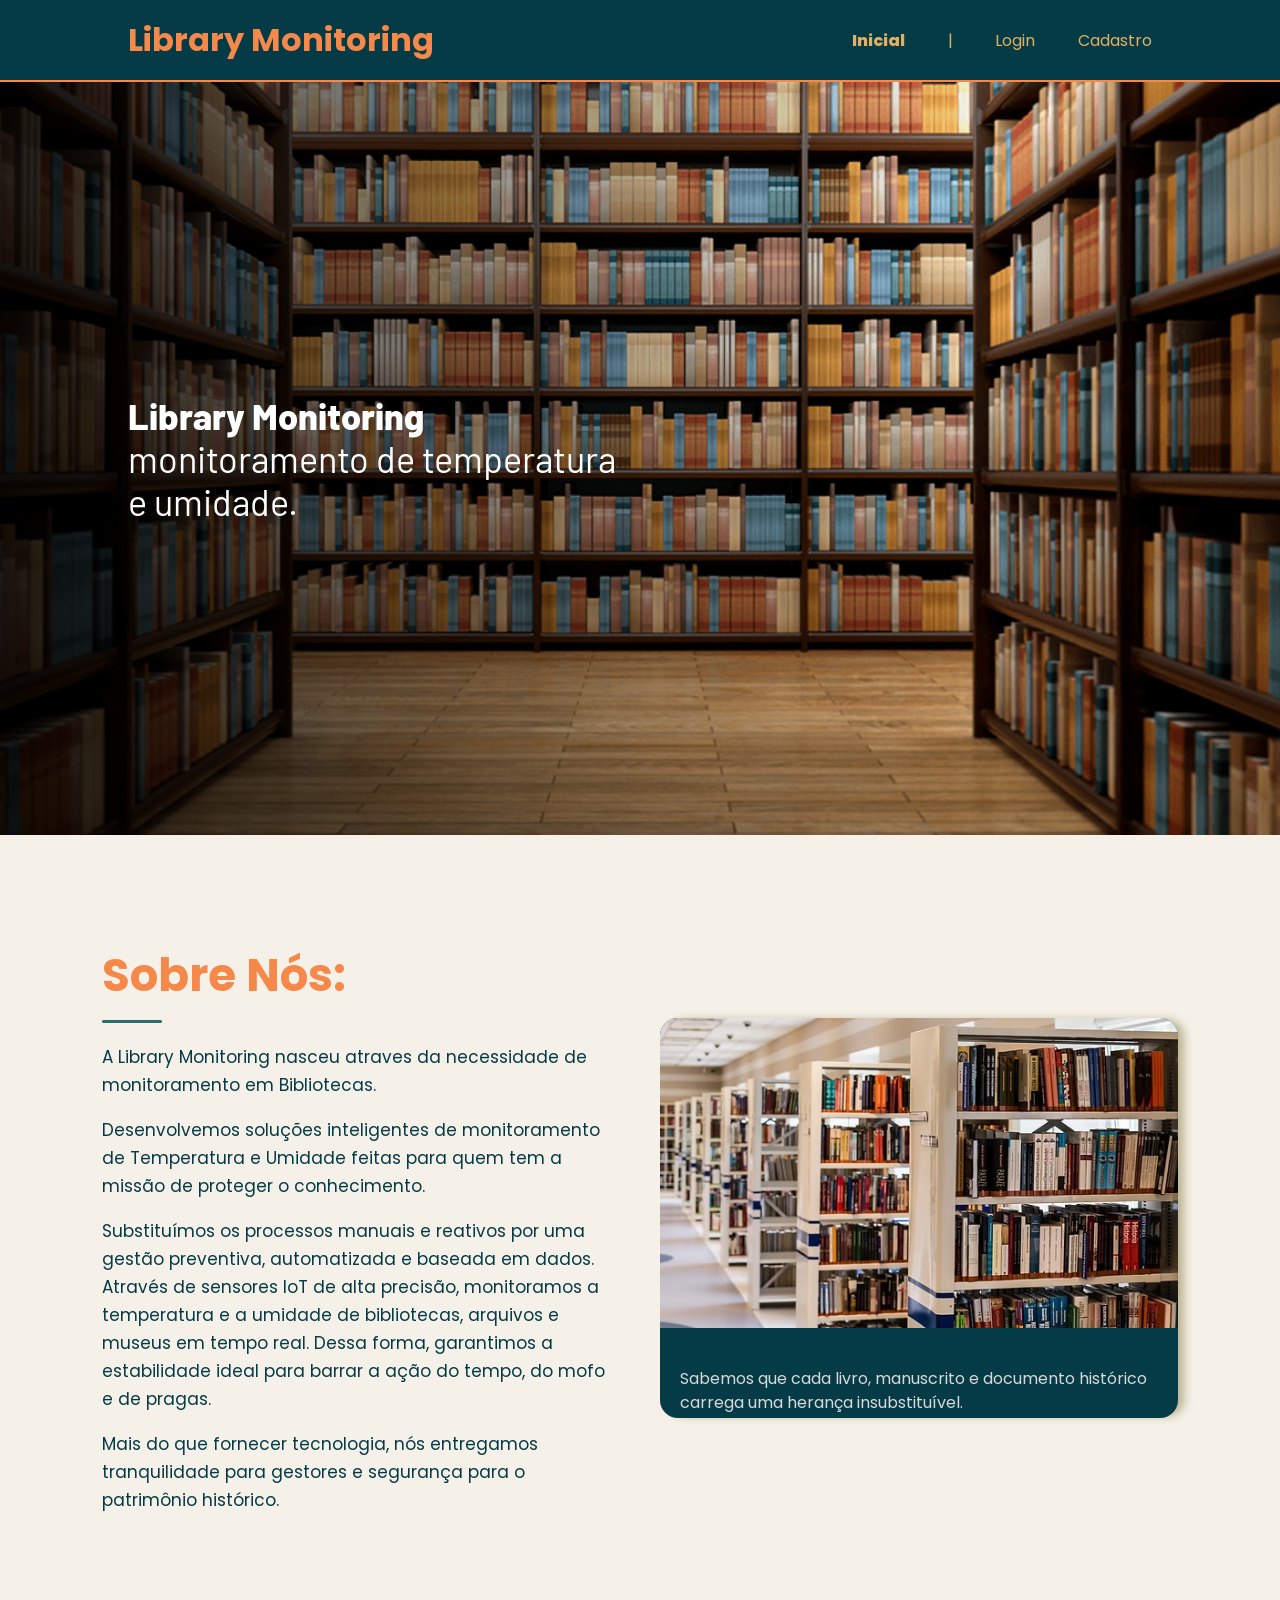
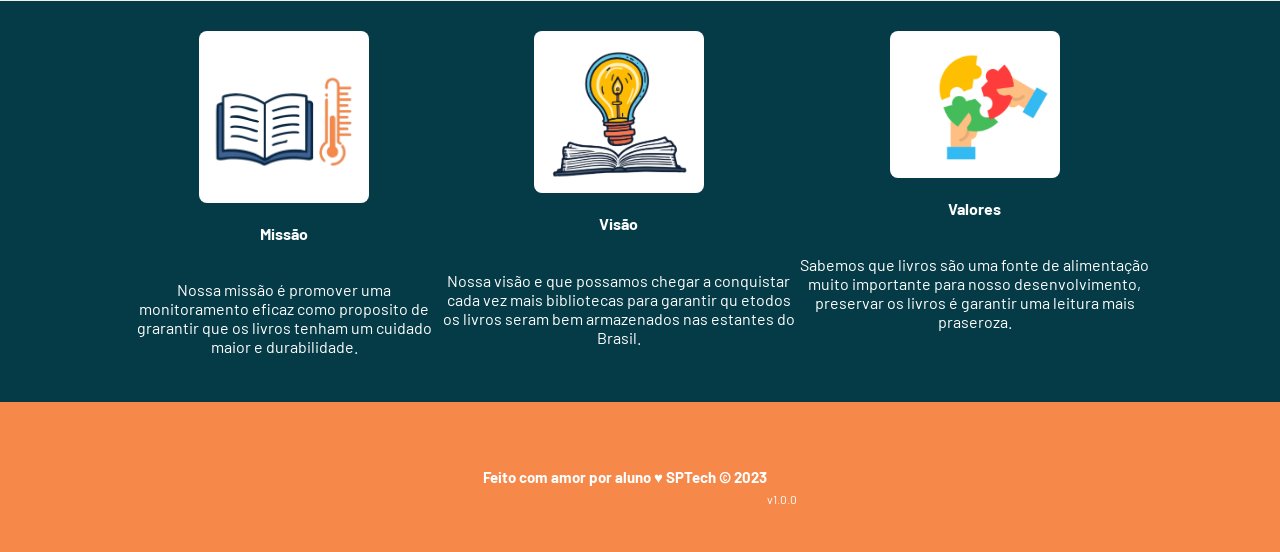
<file: public/index.html>
<!DOCTYPE html>
<html lang="en">

<head>
  <meta charset="UTF-8">
  <meta http-equiv="X-UA-Compatible" content="IE=edge">
  <meta name="viewport" content="width=device-width, initial-scale=1.0">

  <title>Library Monitoring | Página Inicial</title>

  <script src="./js/sessao.js"></script>

  <link rel="stylesheet" href="./css/estilo.css">
  <link rel="icon" href="./assets/icon/favicon2.ico">
  <link rel="preconnect" href="https://fonts.gstatic.com">
</head>

<body>
  <div class="header">
    <div class="container">
      <h1 class="titulo"><b>Library Monitoring</b></h1>
      <ul class="navbar">
        <li class="agora">
          <a href="#">Inicial</a>
        </li>
  


        <li>|</li>
        <li>
          <a href="login.html">Login</a>
        </li>
        <li>
          <a href="cadastro.html">Cadastro</a>
        </li>


      </ul>
    </div>
  </div>

  <div class="banner">
    <div class="container">
      <p><span>Library Monitoring</span> monitoramento de temperatura e umidade.</p>
    </div>
  </div>


  <section class="sobre" id="sobre">
    <div class="container-sobre">
      <div class="texto-sobre">
        <h2>Sobre Nós:</h2>
        <div class="linha-detalhe"></div>

        <p>
          A Library Monitoring nasceu atraves da necessidade de monitoramento em Bibliotecas.</p>
        <p>Desenvolvemos soluções inteligentes de monitoramento de Temperatura e Umidade feitas para quem tem
          a missão de
          proteger o conhecimento.
        </p>
        <p>
          Substituímos os processos manuais e reativos por uma gestão preventiva, automatizada e
          baseada em dados. Através de sensores IoT de alta precisão, monitoramos a temperatura e a umidade de
          bibliotecas, arquivos e museus em tempo real. Dessa forma, garantimos a estabilidade ideal para barrar a ação
          do tempo, do mofo e de pragas.
        </p>
        <p>
          Mais do que fornecer tecnologia, nós entregamos tranquilidade para gestores e
          segurança para o patrimônio histórico.

        </p>


      </div>


      <div class="card-lugar">

        <img src="./assets/imgs/biblioteca-sobre.avif" alt="Puerto Acosta">

        <div class="conteudo-card">
      <p> Sabemos que cada livro, manuscrito e documento histórico carrega uma herança insubstituível.</p>
        </div>

      </div>


    </div>

  </section>




  <section class="social" id="social">
    <div class="container">
      <div class="boxes">
        <div class="box">
          <img src="assets/imgs/imgmissao.png">
          <h4>Missão</h4>
          <p>Nossa missão é promover uma monitoramento eficaz como proposito de grarantir que os livros tenham um cuidado maior e durabilidade.</p>
        </div>
        <div class="box">
          <img src="assets/imgs/visao (2).png">
          <h4>Visão</h4>
          <p>Nossa visão e que possamos chegar a conquistar cada vez mais bibliotecas para garantir qu etodos os livros seram bem armazenados nas estantes do Brasil.</p>
        </div>
        <div class="box">
          <img src="assets/imgs/valores (2).png">
          <h4>Valores</h4>
          <p>Sabemos que livros são uma fonte de alimentação muito importante para nosso desenvolvimento, preservar os livros é garantir uma leitura mais praseroza.</p>
        </div>
      </div>
    </div>
  </section>
  <div class="footer">
    <div class="container">
      <h4>Feito com amor por aluno &hearts; SPTech &copy; 2023</h4>
      <span class="version">v1.0.0</span>
    </div>
  </div>
</body>

</html>
</file>
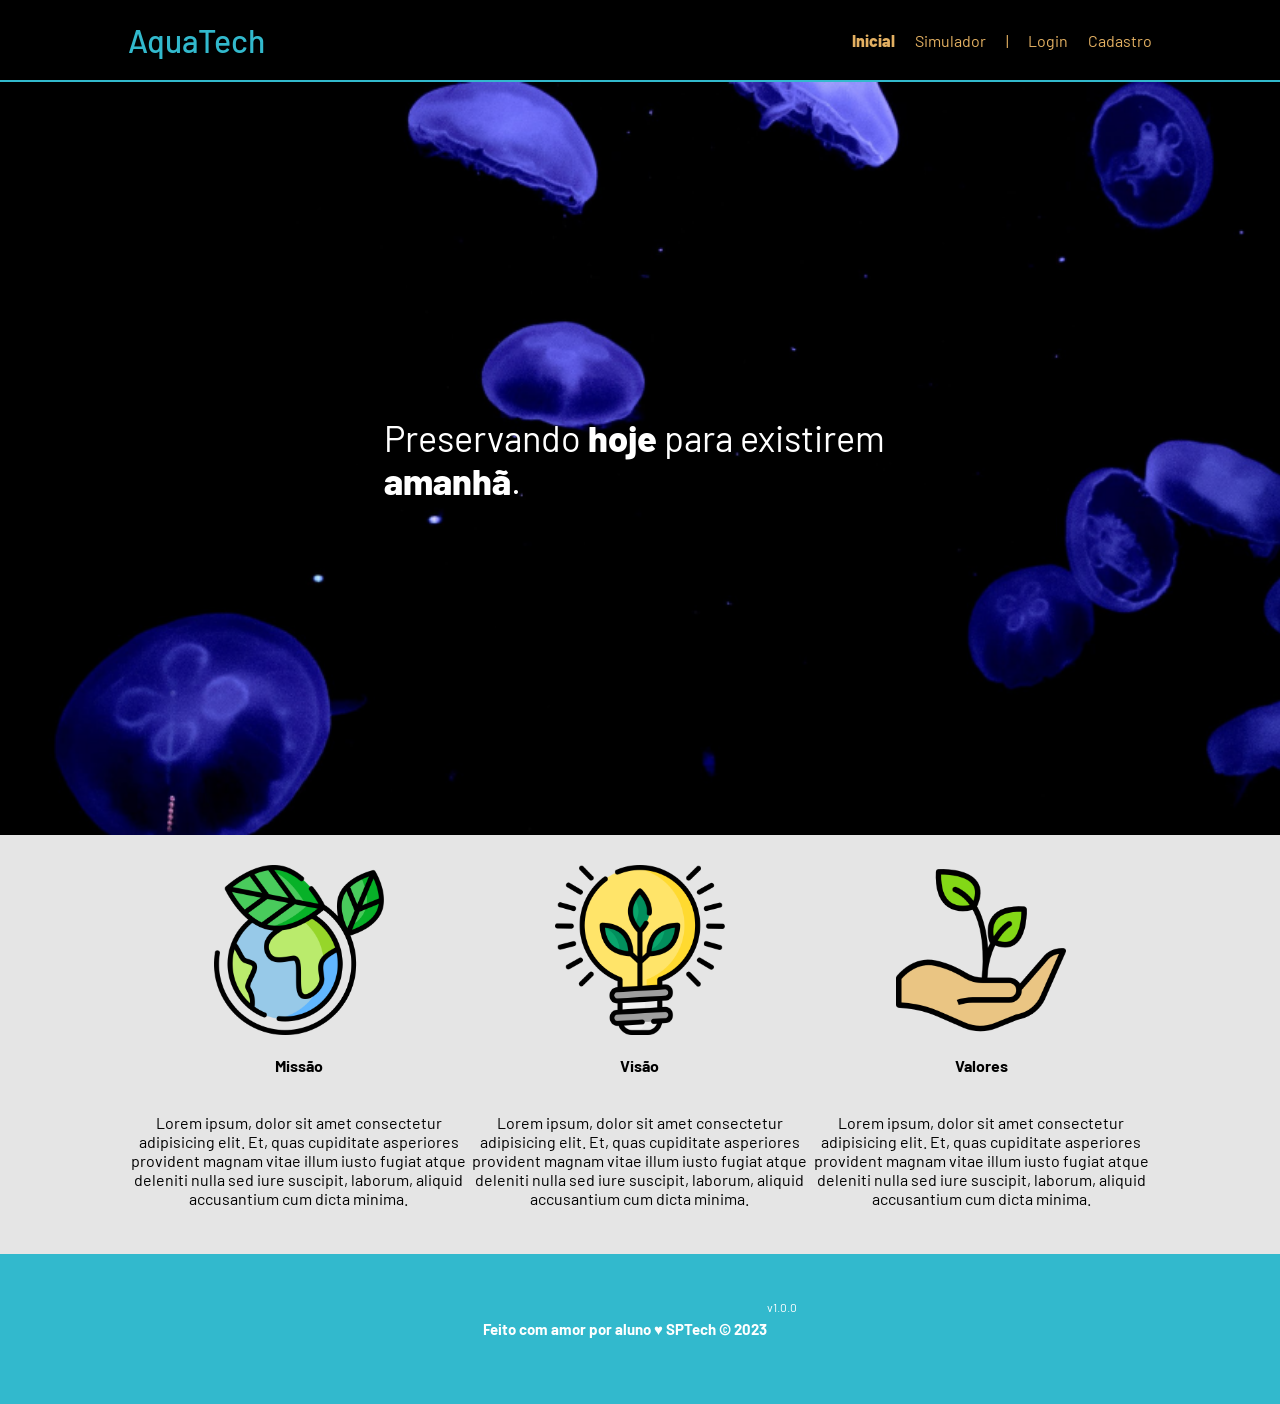
<file: web-data-viz/public/index.html>
<!DOCTYPE html>
<html lang="en">

<head>
    <meta charset="UTF-8">
    <meta http-equiv="X-UA-Compatible" content="IE=edge">
    <meta name="viewport" content="width=device-width, initial-scale=1.0">

    <title>AquaTech | Página Inicial</title>

    <script src="./js/sessao.js"></script>

    <link rel="stylesheet" href="./css/estilo.css">
    <link rel="icon" href="./assets/icon/favicon2.ico">
    <link rel="preconnect" href="https://fonts.gstatic.com">
</head>

<body>
    <div class="header">
      <div class="container">
        <h1 class="titulo">AquaTech</h1>
        <ul class="navbar">
          <li class="agora">
            <a href="#">Inicial</a>
          </li>
          <li>
            <a href="simulador.html">Simulador</a>
          </li>
          <li>|</li>
          <li>
            <a href="login.html">Login</a>
          </li>
          <li>
            <a href="cadastro.html">Cadastro</a>
          </li>
        </ul>
      </div>
    </div>
  
    <div class="banner">
      <div class="container">
        <p>Preservando <span>hoje</span> para existirem <span>amanhã</span>.</p>
      </div>
    </div>
  
    <div class="social">
      <div class="container">
        <div class="boxes">
          <div class="box">
            <img src="assets/imgs/planet-earth_color.png">
            <h4>Missão</h4>
            <p>Lorem ipsum, dolor sit amet consectetur adipisicing elit. Et, quas cupiditate asperiores provident magnam
              vitae illum iusto fugiat atque deleniti nulla sed iure suscipit, laborum, aliquid accusantium cum dicta
              minima.</p>
          </div>
          <div class="box">
            <img src="assets/imgs/lightbulb_color.png">
            <h4>Visão</h4>
            <p>Lorem ipsum, dolor sit amet consectetur adipisicing elit. Et, quas cupiditate asperiores provident magnam
              vitae illum iusto fugiat atque deleniti nulla sed iure suscipit, laborum, aliquid accusantium cum dicta
              minima.</p>
          </div>
          <div class="box">
            <img src="assets/imgs/growth_color.png">
            <h4>Valores</h4>
            <p>Lorem ipsum, dolor sit amet consectetur adipisicing elit. Et, quas cupiditate asperiores provident magnam
              vitae illum iusto fugiat atque deleniti nulla sed iure suscipit, laborum, aliquid accusantium cum dicta
              minima.</p>
          </div>
        </div>
      </div>
    </div>
  
    <div class="footer">
      <div class="container">
        <h4>Feito com amor por aluno &hearts; SPTech &copy; 2023</h4>
        <span class="version">v1.0.0</span>
      </div>
    </div>
  </body>

</html>
</file>
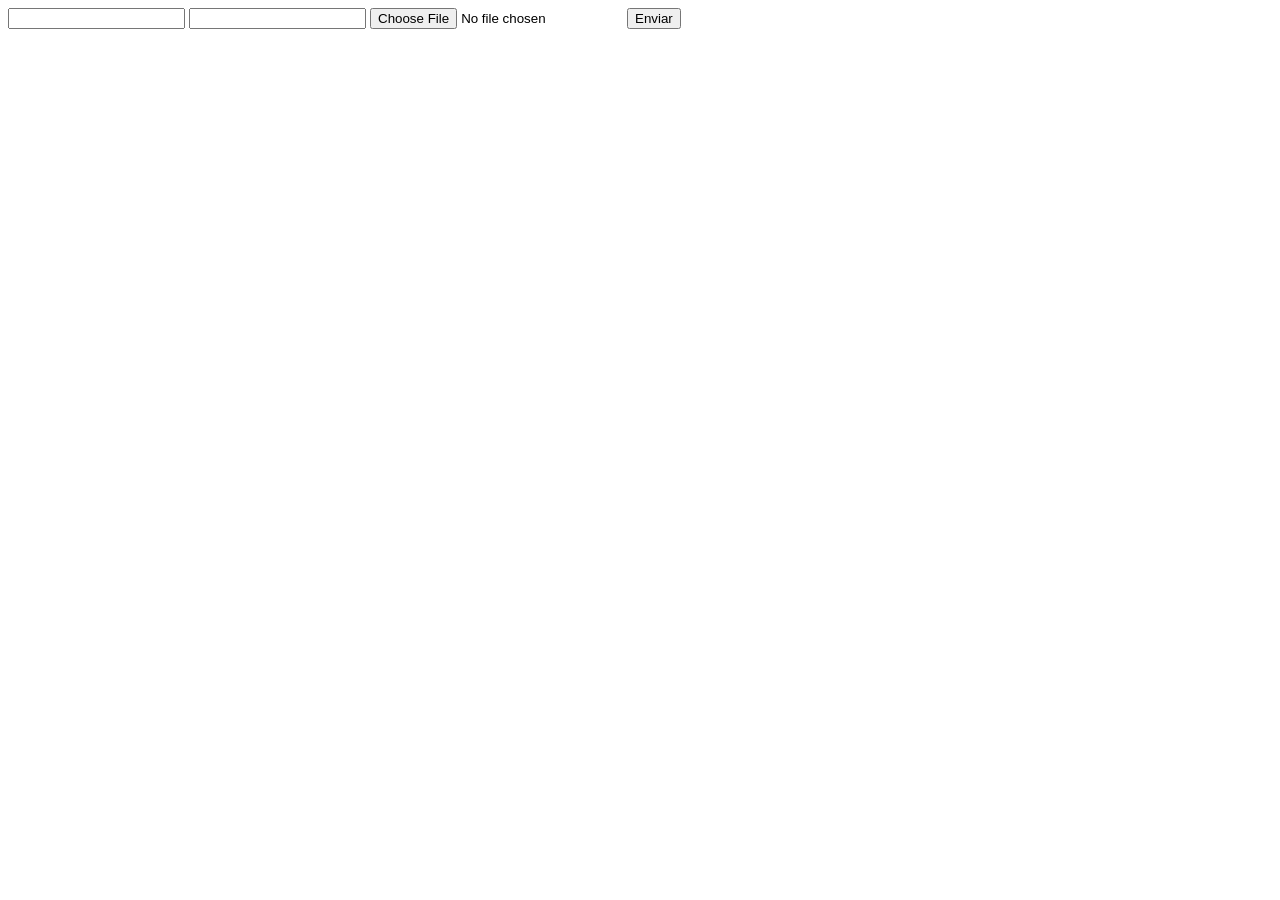
<file: DOCUMENTOS_DE_APOIO/exemplo_de_upload_de_arquivo/public/index.html>
<!DOCTYPE html>
<html lang="en">

<head>
  <meta charset="UTF-8">
  <meta http-equiv="X-UA-Compatible" content="IE=edge">
  <meta name="viewport" content="width=device-width, initial-scale=1.0">
  <title>Upload</title>
</head>

<body>

  <div>
    <input name="nome" id="nome" type="text" />
    <input name="email" id="email" type="url" />
    <input name="foto" id="foto" type="file" />
    <button onclick="enviar()">Enviar</button>
  </div>

  <div id="container"></div>
</body>

</html>

<script>
  function enviar() {
    const formData = new FormData();
    formData.append('foto', foto.files[0])
    formData.append('nome', nome.value)
    formData.append('email', email.value)

    fetch("/usuarios/cadastro", {
      method: "POST",
      body: formData
    })
      .then(res => {
        window.location = "./perfil.html"
      })
      .catch(err => {
        console.log(err);
      })
  }
</script>
</file>
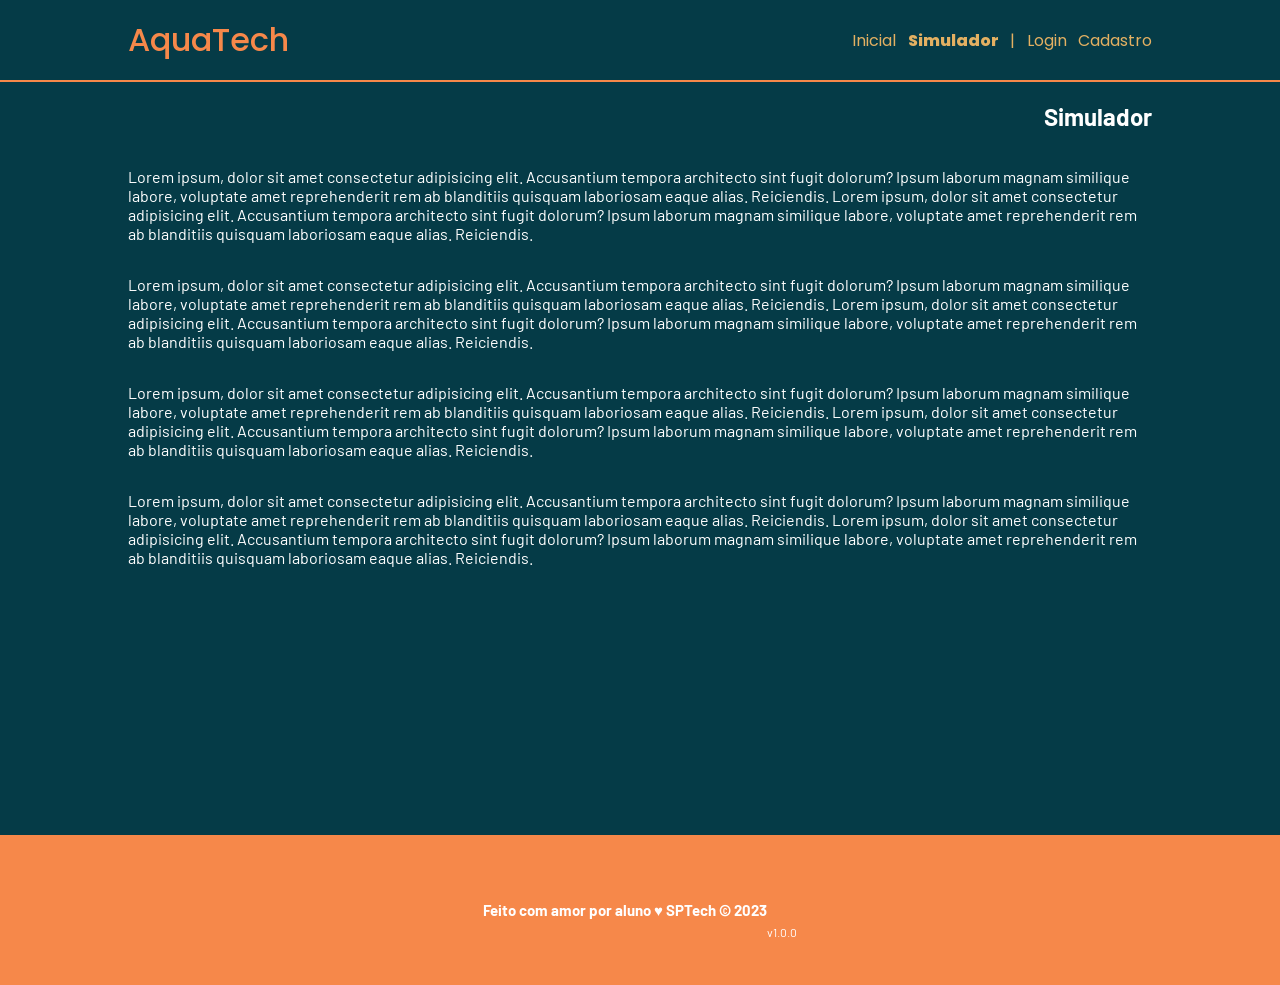
<file: public/simulador.html>
<!DOCTYPE html>
<html lang="pt-br">

<head>
    <meta charset="UTF-8">
    <meta http-equiv="X-UA-Compatible" content="IE=edge">
    <meta name="viewport" content="width=device-width, initial-scale=1.0">

    <title>AquaTech | Simulador</title>

    <script src="./js/sessao.js"></script>

    <link rel="stylesheet" href="./css/estilo.css">
    <link rel="icon" href="./assets/icon/favicon2.ico">
    <link rel="preconnect" href="https://fonts.gstatic.com">
</head>

<body>

    <!--header inicio-->
    <div class="header">
        <div class="container">
            <h1 class="titulo">AquaTech</h1>
            <ul class="navbar">
                <li>
                    <a href="./index.html">Inicial</a>
                </li>
                <li class="agora">Simulador</li>
                <li>|</li>
                <li>
                    <a href="./login.html">Login</a>
                </li>
                <li>
                    <a href="./login.html">Cadastro</a>
                </li>
            </ul>
        </div>
    </div>


    <!-- simulador inicio -->
    <div class="simulador">
        <div class="container">
            <h2>Simulador</h2>
            <p>Lorem ipsum, dolor sit amet consectetur adipisicing elit. Accusantium tempora architecto sint fugit
                dolorum? Ipsum laborum magnam similique labore, voluptate amet reprehenderit rem ab blanditiis quisquam
                laboriosam eaque alias. Reiciendis. Lorem ipsum, dolor sit amet consectetur adipisicing elit.
                Accusantium tempora architecto sint fugit dolorum? Ipsum laborum magnam similique labore, voluptate amet
                reprehenderit rem ab blanditiis quisquam laboriosam eaque alias. Reiciendis.</p>
            <p>Lorem ipsum, dolor sit amet consectetur adipisicing elit. Accusantium tempora architecto sint fugit
                dolorum? Ipsum laborum magnam similique labore, voluptate amet reprehenderit rem ab blanditiis quisquam
                laboriosam eaque alias. Reiciendis. Lorem ipsum, dolor sit amet consectetur adipisicing elit.
                Accusantium tempora architecto sint fugit dolorum? Ipsum laborum magnam similique labore, voluptate amet
                reprehenderit rem ab blanditiis quisquam laboriosam eaque alias. Reiciendis.</p>
            <p>Lorem ipsum, dolor sit amet consectetur adipisicing elit. Accusantium tempora architecto sint fugit
                dolorum? Ipsum laborum magnam similique labore, voluptate amet reprehenderit rem ab blanditiis quisquam
                laboriosam eaque alias. Reiciendis. Lorem ipsum, dolor sit amet consectetur adipisicing elit.
                Accusantium tempora architecto sint fugit dolorum? Ipsum laborum magnam similique labore, voluptate amet
                reprehenderit rem ab blanditiis quisquam laboriosam eaque alias. Reiciendis.</p>
            <p>Lorem ipsum, dolor sit amet consectetur adipisicing elit. Accusantium tempora architecto sint fugit
                dolorum? Ipsum laborum magnam similique labore, voluptate amet reprehenderit rem ab blanditiis quisquam
                laboriosam eaque alias. Reiciendis. Lorem ipsum, dolor sit amet consectetur adipisicing elit.
                Accusantium tempora architecto sint fugit dolorum? Ipsum laborum magnam similique labore, voluptate amet
                reprehenderit rem ab blanditiis quisquam laboriosam eaque alias. Reiciendis.</p>

        </div>
    </div>
    <!-- simulador fim -->

    <!--footer inicio-->
    <div class="footer">
        <div class="container">
            <h4>Feito com amor por aluno &hearts; SPTech &copy; 2023</h4>
            <span class="version">v1.0.0</span>
        </div>
    </div>
    <!--footer fim-->


</body>

</html>
</file>
<file: public/css/estilo.css>
@import url('https://fonts.googleapis.com/css2?family=Barlow:ital,wght@0,100;0,200;0,300;0,400;0,500;0,600;0,700;0,800;0,900;1,100;1,200;1,300;1,400;1,500;1,600;1,700;1,800;1,900&display=swap');
@import url('https://fonts.googleapis.com/css2?family=Poppins:wght@300;400;500;600&family=Dancing+Script:wght@400;700&display=swap');

body {
  margin: 0;
  padding: 0;
  font-family: 'Barlow', 'Segoe UI', 'Segoe UI', Tahoma, Geneva, Verdana, sans-serif;
  background-color: #053b47;
}

:root {
  --tamanho-header: 80px;
  --tamanho-banner: calc(100vh - var(--tamanho-header) - var(--tamanho-footer) - 2px);
  --tamanho-simulador: calc(100vh - var(--tamanho-header) - var(--tamanho-footer) - 2px);
  --tamanho-login: calc(100vh - var(--tamanho-header) - var(--tamanho-footer) - 2px);
  --tamanho-footer: 65px;
}

.container {
  display: flex;
  width: 80%;
  margin: auto;
  align-items: end;
  

}

.header {
  height: var(--tamanho-header);
  border-bottom: 2px solid #f6884a;
  font-family: 'Poppins';
}

.header .container {
  justify-content: space-between;
  align-items: center;
  height: 100%;
}

.header a {
  text-decoration: none;
  color: #e3b062;
}

.agora {
  font-weight: 800;
}

.navbar {
  width: 300px;
  display: flex;
  align-items: center;
  justify-content: space-between;
  list-style: none;
  color: #e3b062;
}

.titulo {
  color: #f6884a;
  width: fit-content;
  font-weight: 500;
}

.header h1 {
  margin: 0;
}

/* BANNER */

.banner {
  height: var(--tamanho-banner);
  color: white;
  background-image: linear-gradient(to right, rgba(0, 0, 0, 0.8) 0%, transparent 80%),
    url('../assets/imgs/biblioteca.png');
  background-size: cover;


}

.banner .container {
  display: flex;
  flex-direction: column;
  justify-content: center;
  align-items: flex-start;
  height: 100%;
}

.banner .container p {
  width: 50%;
  margin: 0;
  padding: 0;
  font-size: 36px;
}

.banner .container span {
  font-weight: 800;
}

/* MISSÃO VISÃO VALORES */

.social {
  background-color: #053b47;
  display: flex;
}

.social .container {
  justify-content: center;
  color: white
}

.box img {
  width: 170px;
}

.social .container .boxes {
  display: flex;
  justify-content: space-between;
  width: 100%;
  padding: 30px 0;
}

.social p {
  text-align: center;
}

.box {
  display: flex;
  flex-direction: column;
  align-items: center;
}
.box img{
  border-radius: 8px;
  background-color: white;
}
/* ----------  */

.sobre {
  background-color: #f5f1e8;
  padding: 70px 8%;
}

.container-sobre {
  display: flex;
  justify-content: space-between;
  align-items: center;
  gap: 40px;
}

/* TEXTO */

.texto-sobre {
  width: 50%;
}

.texto-sobre h2 {
  font-size: 45px;
  color: #f6884a;
  margin-bottom: 10px;
  font-family: 'Poppins', sans-serif;
}

.linha-detalhe {
  width: 60px;
  height: 3px;
  background-color: #286e6e;
  margin-bottom: 20px;
  border-radius: 10px;
}

.texto-sobre p {
  color: #053b47;
  line-height: 28px;
  font-size: 17px;
  font-family: 'Poppins', sans-serif;
}

/*card*/

.card-lugar {
  width: 50%;
  height: 400px;
  background-color: #053b47;
  border-radius: 18px;
  overflow: hidden;
  box-shadow: 8px 0px 10px -2px rgba(99, 85, 14, 0.4);
  transition: 0.3s;
  
}

.card-lugar:hover {
  transform: translateY(-8px);
}

.card-lugar img {
  width: 100%;
  height: 310px;
  object-fit: cover;
}

.conteudo-card {
  padding: 20px;
}

.conteudo-card h3 {
  color: white;
  font-size: 28px;
  margin-bottom: 10px;
  font-family: 'Poppins', 'sans-serif';
}

.conteudo-card p {
  color: #d9d9d9;
  line-height: 24px;
  margin-bottom: 20px;
  font-family: 'Poppins', 'sans-serif';
  align-items: center;

}
/* FOOTER */

.footer {
  background-color: #f6884a;
  height: 150px;
  color: #fff;
  display: flex;
  font-size: 15px;
}

.footer .container {
  justify-content: center;
  text-align: center;
}

.footer .container .version {
  font-size: 12px;
}

/* LOGIN */

.login {
  height: var(--tamanho-login);
  background-image: url('../assets/imgs/bg-jelly-fish-para-home.png');
  background-size: cover;
}

.login .container {
  justify-content: center;
  align-items: center;
  height: 100%;
}

.card {
  width: 50%;
  background-color: #e5e5e5;
  border-radius: 10px;
  display: flex;
  align-items: center;
  justify-content: space-evenly;
  color: palevioletred;
  flex-direction: column;
  height: fit-content;
  padding: 20px 0;
}

.card h2 {
  margin: 0;
  font-size: 30px;
}

.formulario {
  display: flex;
  height: 90%;
  width: 80%;
  justify-content: space-around;
  flex-direction: column;
}

.formulario span {
  font-size: 15px;
  font-weight: 800;
}

.formulario input {
  border: 2px solid #32b9cd;
  text-align: center;
  border-radius: 10px;
  margin: 0;
}

.formulario select {
  border: 2px solid #32b9cd;
  background-color: white;
  color: gray;
  height: 36px;
  text-align: center;
  border-radius: 10px;
  margin: 0;
}

.campo {
  display: flex;
  flex-direction: column;
  justify-content: start;
  padding: 5px 0;
}

.botao {
  cursor: pointer;
  font-family: "Barlow", sans-serif;
  border: 0;
  border-radius: 5px;
  font-weight: 600;
  font-size: 18px;
  color: #fff;
  background-color: #ED145B;
  width: 120px;
  height: 30px;
  align-self: center;
  margin-top: 20px;
}

.loading-div {
  width: 50px;
  display: none;
}

.loading-div img {
  height: 50px;
  width: 50px;
}

#div_erros_login {
  display: none
}

/* FORMULARIO */

.alerta_erro {
  display: flex;
  justify-content: flex-end;
}

.card_erro {
  display: none;
  background-color: #fff;
  color: black;
  width: 230px;
  position: fixed;
  border-radius: 4px;
  border: #ED145B 3px solid;
  padding: 10px;
  margin-right: 10%;
}

.card_erro #mensagem_erro {
  font-weight: 500;
  font-size: 20px;
}

.formulario .tipo_campo {
  font-size: 20px;
  font-weight: 600 !important;
}

.formulario {
  display: flex;
  flex-direction: column;
}

input {
  margin-bottom: 10px;
  border: 2px solid #32b9cd;
  padding: 10px;
  text-align: center;
  border-radius: 10px;
}

.btn {
  font-family: "Barlow", sans-serif;
  border: 0;
  border-radius: 5px;
  font-weight: 600;
  font-size: 18px;
  padding: 10px 15px;
  color: white;
  background-color: #ED145B;
  width: 120px;
  align-self: center;
  margin-top: 5px;
}

.loading-div {
  width: 50px;
  margin: auto;
  display: none;
}

.loading-div img {
  height: 50px;
  width: 50px;
}

/* SIMULADOR */

.simulador {
  color: white;
}

.simulador .container {
  flex-direction: column;
  overflow: scroll;
  height: var(--tamanho-simulador);
}

/* ALERTA */

#alerta {
  position: absolute;
  right: 0;
  bottom: 0;
}

.mensagem-alarme {
  background-color: white;
  border-radius: 5px;
  width: 300px;
  height: 80px;
  margin: 10px;
  padding: 10px 0;
  display: flex;
  justify-content: space-evenly;
  align-items: center;
}

.mensagem-alarme h3 {
  font-size: 14px;
  margin: 0;
}

.mensagem-alarme .informacao {
  width: 66%;
}

.alarme-sino {
  width: 48px;
  height: 48px;
  animation-name: bell;
  animation-duration: 4s;
  background-image: url('https://cdn-icons-png.flaticon.com/512/1157/1157000.png');
  background-size: cover;
  animation-iteration-count: infinite;
}

@keyframes bell {
  0% {
    transform: rotate(25deg)
  }

  25% {
    transform: rotate(-25deg)
  }

  50% {
    transform: rotate(25deg)
  }

  75% {
    transform: rotate(-25deg)
  }

  100% {
    transform: rotate(25deg)
  }
}
</file>
<file: web-data-viz/public/css/estilo.css>
@import url('https://fonts.googleapis.com/css2?family=Barlow:ital,wght@0,100;0,200;0,300;0,400;0,500;0,600;0,700;0,800;0,900;1,100;1,200;1,300;1,400;1,500;1,600;1,700;1,800;1,900&display=swap');

body {
  margin: 0;
  padding: 0;
  font-family: 'Barlow', 'Segoe UI', 'Segoe UI', Tahoma, Geneva, Verdana, sans-serif;
  background-color: black;
}

:root {
  --tamanho-header: 80px;
  --tamanho-banner: calc(100vh - var(--tamanho-header) - var(--tamanho-footer) - 2px);
  --tamanho-simulador: calc(100vh - var(--tamanho-header) - var(--tamanho-footer) - 2px);
  --tamanho-login: calc(100vh - var(--tamanho-header) - var(--tamanho-footer) - 2px);
  --tamanho-footer: 65px;
}

.container {
  display: flex;
  width: 80%;
  margin: auto;
}

.header {
  height: var(--tamanho-header);
  border-bottom: 2px solid #32b9cd;
}

.header .container {
  justify-content: space-between;
  align-items: center;
  height: 100%;
}

.header a {
  text-decoration: none;
  color: #e3b062;
}

.agora {
  font-weight: 800;
}

.navbar {
  width: 300px;
  display: flex;
  align-items: center;
  justify-content: space-between;
  list-style: none;
  color: #e3b062;
}

.titulo {
  color: #32b9cd;
  width: fit-content;
  font-weight: 500;
}

.header h1 {
  margin: 0;
}

/* BANNER */

.banner {
  height: var(--tamanho-banner);
  color: white;
  background-image: url('../assets/imgs/bg-jelly-fish-para-home.png');
  background-size: cover;
}

.banner .container {
  justify-content: center;
  align-items: center;
  height: 100%;
}

.banner .container p {
  width: 50%;
  margin: 0;
  padding: 0;
  font-size: 36px;
}

.banner .container span {
  font-weight: 800;
}

/* MISSÃO VISÃO VALORES */

.social {
  background-color: #e5e5e5;
  display: flex;
}

.social .container {
  justify-content: center;
}

.box img {
  width: 170px;
}

.social .container .boxes {
  display: flex;
  justify-content: space-between;
  width: 100%;
  padding: 30px 0;
}

.social p {
  text-align: center;
}

.box {
  display: flex;
  flex-direction: column;
  align-items: center;
}

/* FOOTER */

.footer {
  background-color: #32b9cd;
  height: 150px;
  color: #fff;
  display: flex;
  font-size: 15px;
}

.footer .container {
  justify-content: center;
  text-align: center;
}

.footer .container .version {
  font-size: 12px;
}

/* LOGIN */

.login {
  height: var(--tamanho-login);
  background-image: url('../assets/imgs/bg-jelly-fish-para-home.png');
  background-size: cover;
}

.login .container {
  justify-content: center;
  align-items: center;
  height: 100%;
}

.card {
  width: 50%;
  background-color: #e5e5e5;
  border-radius: 10px;
  display: flex;
  align-items: center;
  justify-content: space-evenly;
  color: palevioletred;
  flex-direction: column;
  height: fit-content;
  padding: 20px 0;
}

.card h2 {
  margin: 0;
  font-size: 30px;
}

.formulario {
  display: flex;
  height: 90%;
  width: 80%;
  justify-content: space-around;
  flex-direction: column;
}

.formulario span {
  font-size: 15px;
  font-weight: 800;
}

.formulario input {
  border: 2px solid #32b9cd;
  text-align: center;
  border-radius: 10px;
  margin: 0;
}

.formulario select {
  border: 2px solid #32b9cd;
  background-color: white;
  color: gray;
  height: 36px;
  text-align: center;
  border-radius: 10px;
  margin: 0;
}

.campo {
  display: flex;
  flex-direction: column;
  justify-content: start;
  padding: 5px 0;
}

.botao {
  cursor: pointer;
  font-family: "Barlow", sans-serif;
  border: 0;
  border-radius: 5px;
  font-weight: 600;
  font-size: 18px;
  color: #fff;
  background-color: #ED145B;
  width: 120px;
  height: 30px;
  align-self: center;
  margin-top: 20px;
}

.loading-div {
  width: 50px;
  display: none;
}

.loading-div img {
  height: 50px;
  width: 50px;
}

#div_erros_login {
  display: none
}

/* FORMULARIO */

.alerta_erro{
  display: flex;
  justify-content: flex-end;
}

.card_erro {
  display: none;
  background-color: #fff;
  color: black;
  width: 230px;
  position: fixed;
  border-radius: 4px;
  border: #ED145B 3px solid;
  padding: 10px;
  margin-right: 10%;
}

.card_erro #mensagem_erro{
  font-weight: 500;
  font-size: 20px;
}

.formulario .tipo_campo {
  font-size: 20px;
  font-weight: 600 !important;
}

.formulario {
  display: flex;
  flex-direction: column;
}

input {
  margin-bottom: 10px;
  border: 2px solid #32b9cd;
  padding: 10px;
  text-align: center;
  border-radius: 10px;
}

.btn {
  font-family: "Barlow", sans-serif;
  border: 0;
  border-radius: 5px;
  font-weight: 600;
  font-size: 18px;
  padding: 10px 15px;
  color: white;
  background-color: #ED145B;
  width: 120px;
  align-self: center;
  margin-top: 5px;
}

.loading-div {
  width: 50px;
  margin: auto;
  display: none;
}

.loading-div img {
  height: 50px;
  width: 50px;
}

/* SIMULADOR */

.simulador {
  color: white;
}

.simulador .container {
  flex-direction: column;
  overflow: scroll; 
  height: var(--tamanho-simulador);
}

/* ALERTA */

#alerta {
  position: absolute;
  right: 0;
  bottom: 0;
}

.mensagem-alarme {
  background-color: white;
  border-radius: 5px;
  width: 300px;
  height: 80px;
  margin: 10px;
  padding: 10px 0;
  display: flex;
  justify-content: space-evenly;
  align-items: center;
}

.mensagem-alarme h3 {
  font-size: 14px;
  margin: 0;
}

.mensagem-alarme .informacao {
  width: 66%;
}

.alarme-sino {
  width: 48px;
  height: 48px;
  animation-name: bell;
  animation-duration: 4s;
  background-image: url('https://cdn-icons-png.flaticon.com/512/1157/1157000.png');
  background-size: cover;
  animation-iteration-count: infinite;
}

@keyframes bell {
  0%   {transform: rotate(25deg)}
  25%  {transform: rotate(-25deg)}
  50%  {transform: rotate(25deg)}
  75%  {transform: rotate(-25deg)}
  100% {transform: rotate(25deg)}
}
</file>
